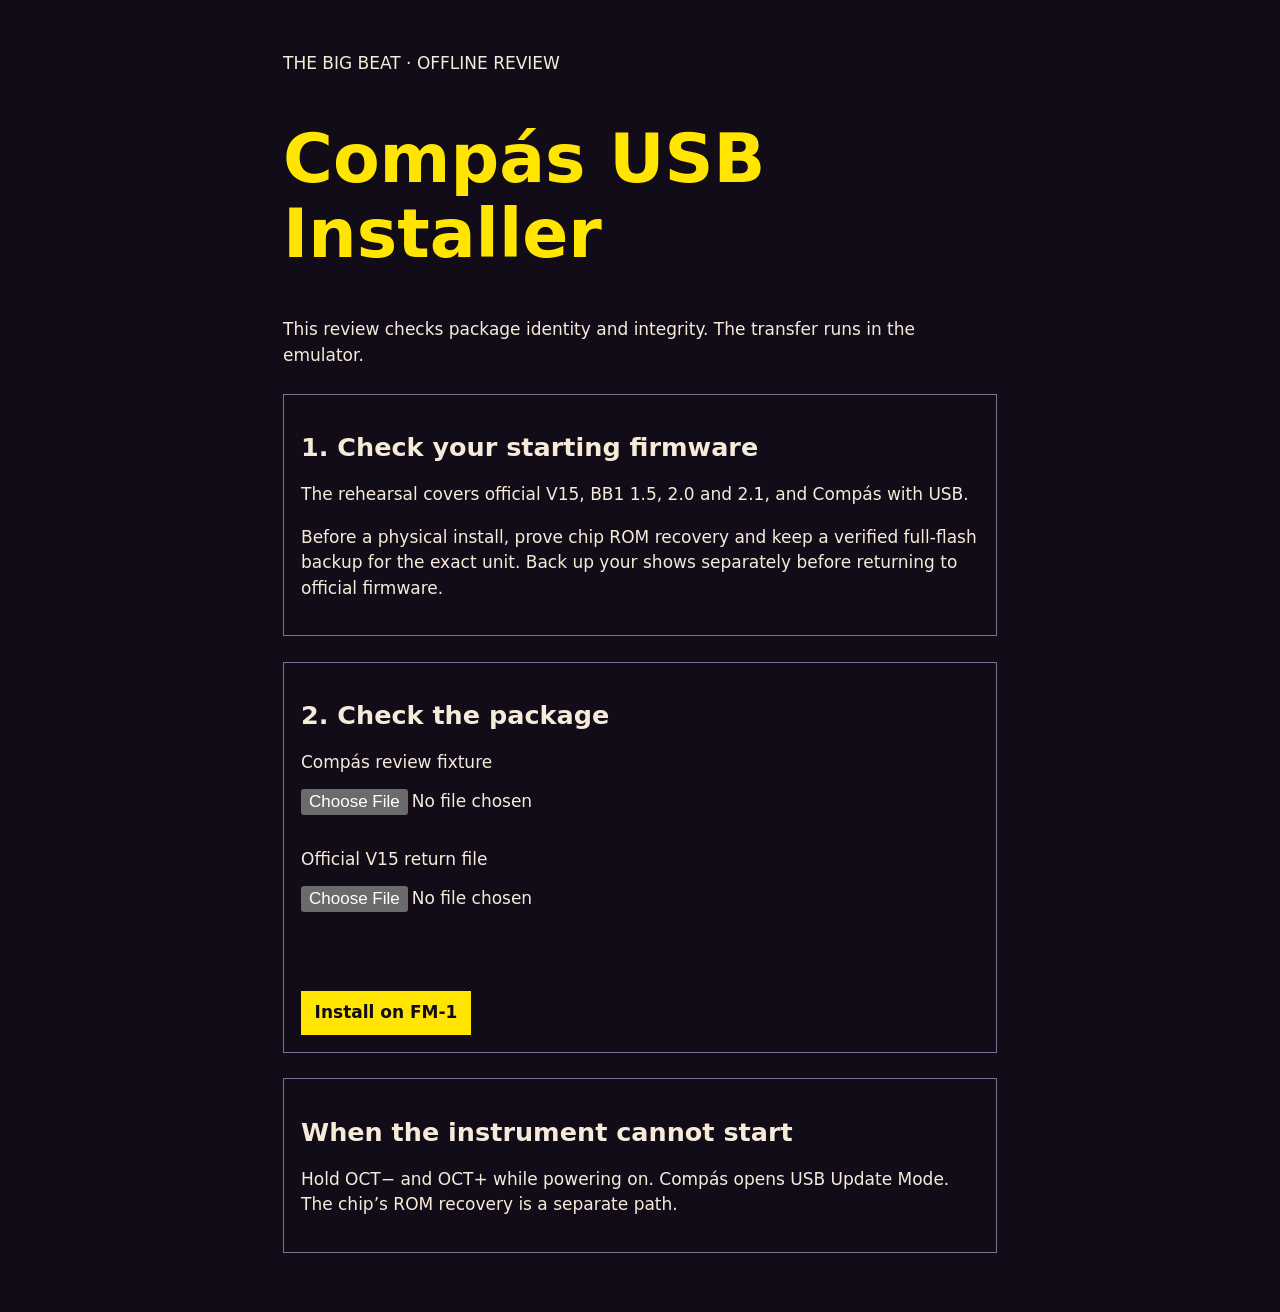
<file: web/installer/index.html>
<!doctype html>
<html lang="en">
<meta charset="utf-8">
<meta name="viewport" content="width=device-width, initial-scale=1">
<meta name="robots" content="noindex,nofollow">
<title>Compás · USB installer review</title>
<style>
  :root{color-scheme:dark;font:17px/1.5 system-ui;background:#120c18;color:#f6ebd9}
  body{margin:0}main{max-width:42rem;margin:auto;padding:2rem 1.25rem}
  h1,h2{line-height:1.1}h1{color:#ffe500;font-size:clamp(2.5rem,9vw,4rem)}
  section{margin:1.5rem 0;padding:1rem;border:1px solid #826c91}
  label{display:block;margin:.8rem 0}input,button{font:inherit;max-width:100%;min-height:44px}
  button{background:#ffe500;color:#120c18;border:0;padding:.4rem .8rem;font-weight:bold}
  #status{min-height:1.6em;color:#82ead7}
</style>
<main>
  <p>THE BIG BEAT · OFFLINE REVIEW</p>
  <h1>Compás USB Installer</h1>
  <p>This review checks package identity and integrity. The transfer runs in the emulator.</p>
  <section>
    <h2>1. Check your starting firmware</h2>
    <p>The rehearsal covers official V15, BB1 1.5, 2.0 and 2.1, and Compás with USB.</p>
    <p>Before a physical install, prove chip ROM recovery and keep a verified full-flash backup for the exact unit. Back up your shows separately before returning to official firmware.</p>
  </section>
  <section>
    <h2>2. Check the package</h2>
    <label for="candidate">Compás review fixture</label>
    <input id="candidate" type="file" accept=".fixture,.fwsc">
    <label for="official">Official V15 return file</label>
    <input id="official" type="file" accept=".fwsc">
    <p id="status" role="status" aria-live="polite"></p>
    <button type="button" disabled>Install on FM-1</button>
  </section>
  <section>
    <h2>When the instrument cannot start</h2>
    <p>Hold OCT− and OCT+ while powering on. Compás opens USB Update Mode. The chip’s ROM recovery is a separate path.</p>
  </section>
</main>
<script type="module">
import {validateCompasPackage, validateOfficialReturn} from "./compas-policy.mjs";

const status = document.querySelector("#status");
const checks = {
  async candidate(bytes) {
    const response = await fetch("./review-manifest.json");
    if (!response.ok) throw new Error("The offline review manifest is missing.");
    const manifest = await response.json();
    return validateCompasPackage(bytes, manifest.sha256);
  },
  official: validateOfficialReturn,
};
for (const [id, validate] of Object.entries(checks)) {
  document.querySelector("#"+id).addEventListener("change", async event => {
    const file = event.target.files[0];
    if (!file) return;
    status.textContent = "Checking package…";
    try {
      const result = await validate(new Uint8Array(await file.arrayBuffer()));
      status.textContent = "Verified package "+result.product+".";
    } catch (error) {
      status.textContent = error.message;
    }
  });
}
</script>
</html>
</file>
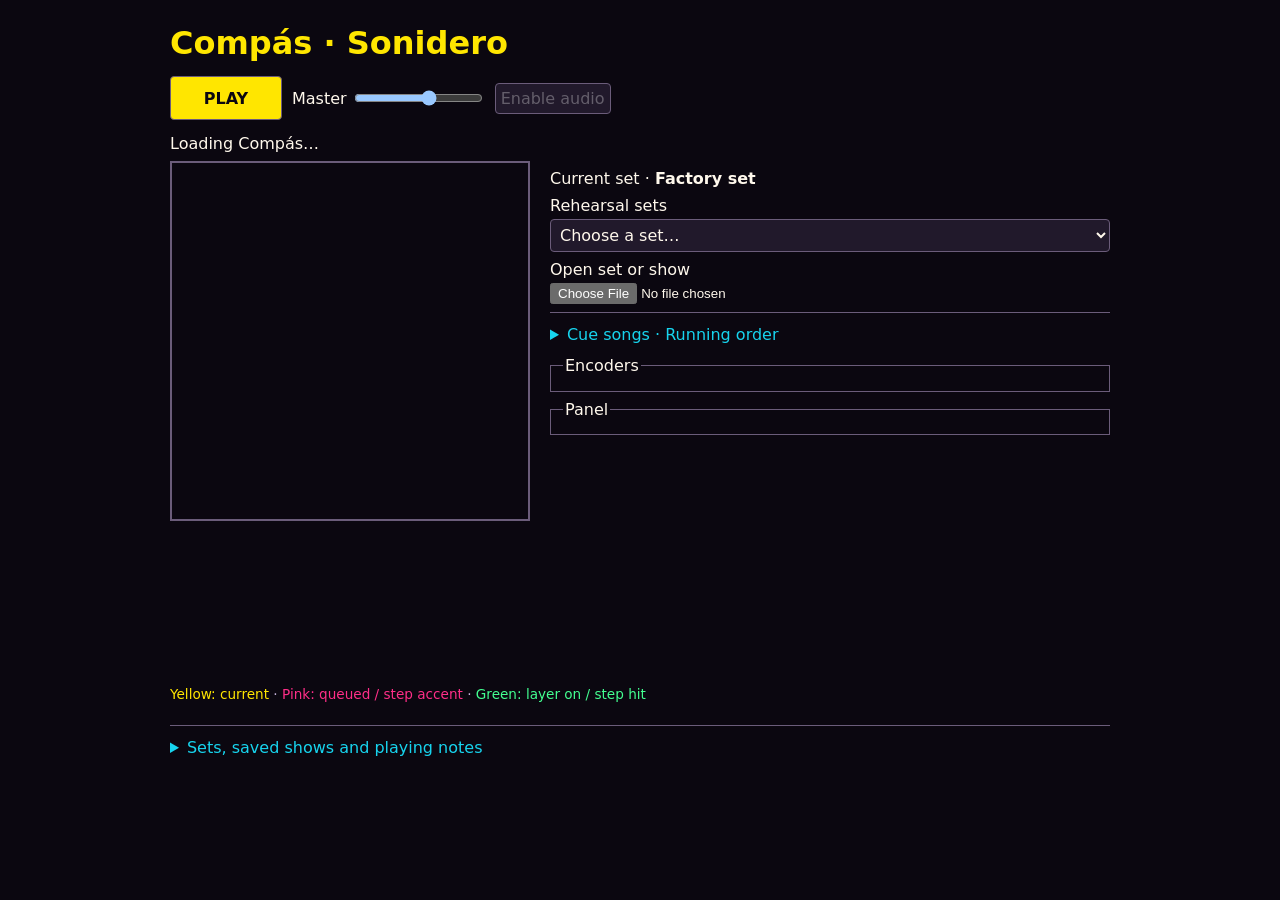
<file: web/board-bench.html>
<!doctype html>
<html lang="en">
<meta charset="utf-8">
<meta name="viewport" content="width=device-width,initial-scale=1">
<title>Compás · Sonidero board bench</title>
<style>
:root{color-scheme:dark;font:16px system-ui;background:#0b0710;color:#fff8ec}
body{max-width:940px;margin:24px auto;padding:0 12px}
main{display:grid;grid-template-columns:minmax(245px,360px) 1fr;grid-template-areas:"screen controls" "keys keys";gap:20px;align-items:start}
.board-controls{grid-area:controls;min-width:0}.key-deck{grid-area:keys;min-width:0}
canvas{grid-area:screen;width:100%;image-rendering:pixelated;border:2px solid #6b5c7a;box-sizing:border-box}
h1{color:#ffe600;margin:0 0 14px}
.transport{display:flex;align-items:center;flex-wrap:wrap;gap:10px;margin-bottom:14px}
#transport{min-width:7em;min-height:44px;background:#ffe600;color:#0b0710;font-weight:800}
#transport[data-playing=true]{background:#ff2e88}
.transport label{display:flex;align-items:center;gap:5px}p{margin:.5em 0}fieldset{min-width:0;border:1px solid #6b5c7a;margin:0 0 8px}
input[type=file]{max-width:100%}
#running-order{margin:8px 0 12px}
#song-cues{list-style:none;margin:8px 0 0;padding:0;display:grid;gap:4px}
#song-cues button{width:100%;min-height:44px;text-align:left;display:flex;align-items:center;gap:.65em}
#song-cues button[aria-current=true]{border-color:#ffe600;color:#ffe600}
#song-cues button[data-next=true]{border-color:#ff2e88;color:#ff83b2}
#song-cues .cue-state{margin-left:auto;font-size:.75em;font-weight:800}
#open-set-control{display:grid;gap:4px;margin:8px 0}
.set-picker{display:grid;gap:4px;margin:8px 0}
.set-picker select{font:inherit;width:100%;background:#21192b;color:inherit;border:1px solid #6b5c7a;border-radius:4px;padding:5px}
.controls{display:grid;grid-template-columns:repeat(4,1fr);gap:6px}
.control{text-align:center;font-size:.8rem}.control button{min-width:2em}
button{font:inherit;border:1px solid #6b5c7a;background:#21192b;padding:5px;border-radius:4px;cursor:pointer}
#fill-control{touch-action:none}
button:active,button[aria-pressed=true]{background:#ffe600;color:#0b0710}
#encoders .control:nth-child(3){grid-area:2/1}#encoders .control:nth-child(4){grid-area:2/2}#encoders .control:nth-child(5){grid-area:2/3}#encoders .control:nth-child(6){grid-area:2/4}#encoders .control:nth-child(7){grid-area:1/4}
.key-bank{display:none;gap:6px;margin:8px 0}
.key-bank button{flex:1;min-height:44px}
.keyboard-scroll{overflow-x:auto;padding-bottom:6px}
#keys{position:relative;height:116px;min-width:704px;margin:8px 0}
#keys button{position:absolute;top:0;min-width:0;padding:4px 1px;font-size:11px;color:#0b0710;touch-action:none;-webkit-tap-highlight-color:transparent;display:flex;flex-direction:column;align-items:center;justify-content:flex-end;gap:5px;border-radius:0 0 5px 5px}
#keys .white{width:6.25%;height:114px;background:#fff8ec;border:1px solid #6b5c7a}
#keys .black{width:4%;height:63px;background:#3a2c4a;color:#fff8ec;z-index:1;border:1px solid #0b0710}
#keys .job{font-weight:800;line-height:1.1;white-space:nowrap}kbd{font:10px system-ui;opacity:.65}
#keys [data-kind=drum]{border-top:6px solid var(--family)}
#keys [data-kind=unused]{background:#31273c;color:#9587a4}
#keys [data-on=true]{background:#43ff91;color:#0b0710}
#keys [data-current=true]{background:#ffe600;color:#0b0710}
#keys [data-queued=true]{background:#ff2e88;color:#0b0710}
#keys button[aria-pressed=true]{box-shadow:inset 0 0 0 3px #17d4ee}
#keys button:focus-visible{outline:2px solid #17d4ee;outline-offset:-3px}
#key-hint,.key-legend{font-size:.85rem}.key-legend{color:#c4b2d9}
.key-legend span:nth-child(1){color:#ffe600}.key-legend span:nth-child(2){color:#ff2e88}.key-legend span:nth-child(3){color:#43ff91}
details{border-top:1px solid #6b5c7a;margin-top:16px;padding-top:12px}summary{cursor:pointer;color:#17d4ee}details fieldset{margin-top:12px}
@media(max-width:727px){main{display:block}canvas{max-width:360px}.key-bank{display:flex}#enable:disabled{display:none}.controls{margin-top:8px}body{margin:12px auto}}
</style>
<h1>Compás · Sonidero</h1>
<div class="transport" aria-label="Playback">
<button id="transport" type="button" disabled>PLAY</button>
<label>Master <input id="master" type="range" min="0" max="100" value="60"></label>
<button id="enable" type="button" disabled>Enable audio</button>
</div>
<p id="message" role="status">Loading Compás…</p>
<main>
<canvas id="screen" width="240" height="240" aria-label="Compás stage screen"></canvas>
<section class="key-deck" aria-label="Playable keyboard">
<div class="key-bank" role="group" aria-label="Show keyboard region">
<button id="keys-left" type="button">Left keys</button>
<button id="keys-center" type="button">Center keys</button>
<button id="keys-right" type="button">Right keys</button>
</div>
<div class="keyboard-scroll" id="key-scroll"><div id="keys" aria-label="27 musical keys"></div></div>
<p id="key-hint"></p>
<p class="key-legend"><span>Yellow: current</span> · <span>Pink: queued / step accent</span> · <span>Green: layer on / step hit</span></p>
</section>
<div class="board-controls">
<p>Current set · <strong id="set-name">Factory set</strong></p>
<label class="set-picker">Rehearsal sets <select id="rehearsal-set"><option value="">Choose a set…</option></select></label>
<label id="open-set-control">Open set or show <input id="open-set" type="file" accept=".json,.cpshow,.txt,application/json,text/plain"></label>
<details id="running-order"><summary>Cue songs · Running order</summary>
<p>Tap a song to cue it at the phrase boundary. Tap NOW to clear a cue.</p>
<ol id="song-cues" aria-label="Songs in this show"></ol>
</details>
<fieldset><legend>Encoders</legend><div class="controls" id="encoders"></div></fieldset>
<fieldset><legend>Panel</legend><div class="controls" id="buttons"></div></fieldset>
</div>
</main>

<details><summary>Sets, saved shows and playing notes</summary><p><button id="save-show">Save show</button> <button id="save-show-text" type="button">Save show as text</button></p>
<p>Save show as text writes the same show as readable compas-song/1 text (every groove as rows of x and dots) that you or a coding agent can edit. Open it with Open set or show.</p>
<p>GLO → SAVE keeps a rhythm with a slot. Save show preserves your slots and current edits. Reopening starts at the first slot.</p>
<fieldset><legend>Reorder a saved show</legend>
<label>Choose a show <input id="order-show" type="file" accept=".cpshow,application/json"></label>
<p>Move whole songs with their attached rhythms and settings. Export a copy, then open it when you’re ready to play it.</p>
<p id="show-order-status" role="status"></p>
<ol id="show-order-list"></ol>
<button id="export-show-order" type="button" disabled>Export reordered show</button>
</fieldset>
<p>On Band, press ARP and tap a part key for a fill into that part. ARP also works on its own for a fill.</p>
<p>Rebajada: FX → Mix, KNOB4 SPEED slows the whole band and lowers its pitch. Turn to 100 for normal speed. Speed is a live master setting; saved shows keep the original tempo and reopen at 100%.</p>
<p>Written songs: on Band, KNOB4 SHIFT transposes accompaniment and guide together. Zero is printed pitch; live changes wait for the next bar.</p>
<p><em>La Adelita</em> follows the <a href="https://imslp.org/wiki/La_Adelita_(Folk_Songs,_Mexican)">2016 arrangement by David Edward Kemp</a>, <a href="https://creativecommons.org/licenses/by/4.0/">CC BY 4.0</a>. Compás renders the written pitches and rhythm with its score synth and makes Alto 1 an optional guide.</p>
<p><em>La Valentina</em> follows <a href="https://imslp.org/wiki/5_Canciones_mexicanas_para_guitarra_(Ponce,_Manuel)">Stefan Apke’s 2019 guitar edition</a> of Ponce’s arrangement. Compás uses its score synth and keeps the repeated form. The score-data adaptation uses <a href="https://creativecommons.org/licenses/by-sa/4.0/">CC BY-SA 4.0</a>.</p>
<p><em>Juana Quilina</em> follows the <a href="https://commons.wikimedia.org/wiki/File:Juana_Quilina_Partitura..png">2011 melody engraving by Cheposo</a>, <a href="https://creativecommons.org/licenses/by-sa/3.0/">CC BY-SA 3.0</a>. The Compás score adaptation keeps the written pitches and rhythm, plays the nine bars on its score synth at an editable 108 BPM, and omits lyrics. The adapted score data uses the same license.</p>
<fieldset><legend>Your 727 rhythms</legend>
<button id="save-rhythm">Save 727 steps</button>
<label>Open 727 steps <input id="open-rhythm" type="file" accept=".c7r"></label>
<p>REC opens the pads. On the pads, PRESETS browses rhythms, ARP toggles Roll, and a second REC press arms the selected sound. SEQ opens step editing. These files save the 727 steps only; use GLO → SAVE then Save show for the complete rhythm.</p>
</fieldset>
</details>
<script type="module">/* COMPAS_BOARD_SCRIPT */</script>
</html>
</file>
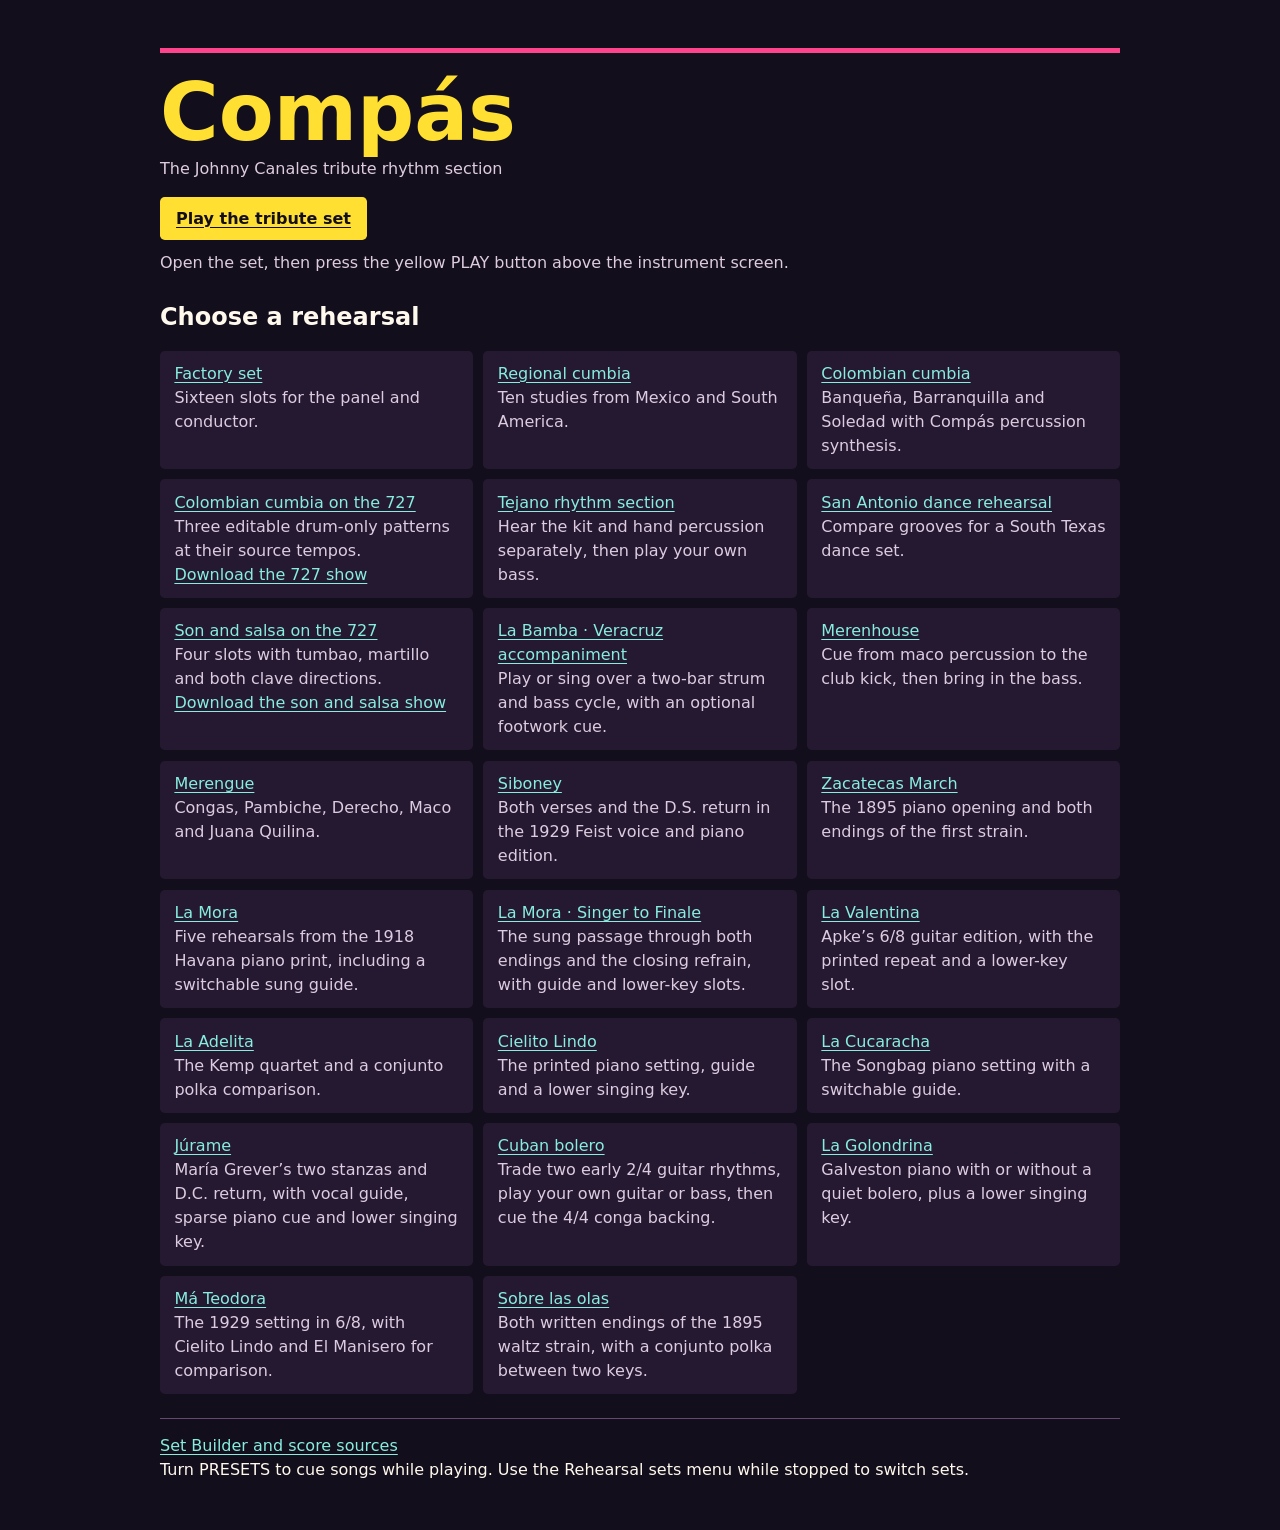
<file: web/rehearsal-hub.html>
<!doctype html>
<html lang="en">
<head>
<meta charset="utf-8">
<meta name="viewport" content="width=device-width,initial-scale=1">
<title>Compás · Start rehearsal</title>
<style>
  :root { color-scheme: dark; font: 16px/1.5 system-ui, sans-serif; background: #130e1b; color: #fff8ed; }
  body { max-width: 60rem; margin: auto; padding: clamp(1rem, 4vw, 3rem); }
  header { border-top: .35rem solid #ff438d; padding: 1rem 0 1.5rem; }
  h1, h2, p { margin: 0; }
  h1 { font-size: clamp(2.5rem, 10vw, 5rem); line-height: 1.1; color: #ffe032; }
  header p, li span { color: #ddccdf; }
  .play { display: inline-block; margin: 1rem 0 .65rem; padding: .6rem 1rem;
    background: #ffe032; color: #130e1b; font-weight: 750; border-radius: .3rem; }
  a { color: #87eddf; text-underline-offset: .18em; }
  a:focus-visible { outline: .15rem solid #ff438d; outline-offset: .2rem; }
  ul { list-style: none; padding: 0; display: grid; gap: .65rem;
    grid-template-columns: repeat(auto-fit, minmax(min(100%, 17rem), 1fr)); }
  li { background: #251932; padding: .7rem .9rem; border-radius: .3rem; }
  li a, li span { display: block; }
  footer { margin-top: 1.5rem; border-top: 1px solid #604b6d; padding-top: .9rem; }
</style>
</head>
<body>
<main>
  <header>
    <h1>Compás</h1>
    <p>The Johnny Canales tribute rhythm section</p>
    <a class="play" href="Compas-Sonidero-Board.html#tribute">Play the tribute set</a>
    <p>Open the set, then press the yellow PLAY button above the instrument screen.</p>
  </header>
  <h2>Choose a rehearsal</h2>
  <ul>
    <li><a href="Compas-Sonidero-Board.html">Factory set</a><span>Sixteen slots for the panel and conductor.</span></li>
    <li><a href="Compas-Sonidero-Board.html#regional">Regional cumbia</a><span>Ten studies from Mexico and South America.</span></li>
    <li><a href="Compas-Sonidero-Board.html#colombian">Colombian cumbia</a><span>Banqueña, Barranquilla and Soledad with Compás percussion synthesis.</span></li>
    <li><a href="Compas-Sonidero-Board.html#colombian-727">Colombian cumbia on the 727</a><span>Three editable drum-only patterns at their source tempos.</span>
      <a href="Colombian-Cumbia-727.cpshow" download>Download the 727 show</a></li>
    <li><a href="Compas-Sonidero-Board.html#tejano-rhythm">Tejano rhythm section</a><span>Hear the kit and hand percussion separately, then play your own bass.</span></li>
    <li><a href="Compas-Sonidero-Board.html#san-antonio">San Antonio dance rehearsal</a><span>Compare grooves for a South Texas dance set.</span></li>
    <li><a href="Compas-Sonidero-Board.html#son-salsa">Son and salsa on the 727</a><span>Four slots with tumbao, martillo and both clave directions.</span>
      <a href="Son-Salsa-Source-Show.cpshow" download>Download the son and salsa show</a></li>
    <li><a href="Compas-Sonidero-Board.html#jarocho-bamba">La Bamba · Veracruz accompaniment</a><span>Play or sing over a two-bar strum and bass cycle, with an optional footwork cue.</span></li>
    <li><a href="Compas-Sonidero-Board.html#merenhouse">Merenhouse</a><span>Cue from maco percussion to the club kick, then bring in the bass.</span></li>
    <li><a href="Compas-Sonidero-Board.html#merengue">Merengue</a><span>Congas, Pambiche, Derecho, Maco and Juana Quilina.</span></li>
    <li><a href="Compas-Sonidero-Board.html#siboney">Siboney</a><span>Both verses and the D.S. return in the 1929 Feist voice and piano edition.</span></li>
    <li><a href="Compas-Sonidero-Board.html#zacatecas">Zacatecas March</a><span>The 1895 piano opening and both endings of the first strain.</span></li>
    <li><a href="Compas-Sonidero-Board.html#la-mora">La Mora</a><span>Five rehearsals from the 1918 Havana piano print, including a switchable sung guide.</span></li>
    <li><a href="Compas-Sonidero-Board.html#la-mora-finale">La Mora · Singer to Finale</a><span>The sung passage through both endings and the closing refrain, with guide and lower-key slots.</span></li>
    <li><a href="Compas-Sonidero-Board.html#valentina">La Valentina</a><span>Apke’s 6/8 guitar edition, with the printed repeat and a lower-key slot.</span></li>
    <li><a href="Compas-Sonidero-Board.html#adelita">La Adelita</a><span>The Kemp quartet and a conjunto polka comparison.</span></li>
    <li><a href="Compas-Sonidero-Board.html#cielito">Cielito Lindo</a><span>The printed piano setting, guide and a lower singing key.</span></li>
    <li><a href="Compas-Sonidero-Board.html#cucaracha">La Cucaracha</a><span>The Songbag piano setting with a switchable guide.</span></li>
    <li><a href="Compas-Sonidero-Board.html#jurame">Júrame</a><span>María Grever’s two stanzas and D.C. return, with vocal guide, sparse piano cue and lower singing key.</span></li>
    <li><a href="Compas-Sonidero-Board.html#bolero-trova">Cuban bolero</a><span>Trade two early 2/4 guitar rhythms, play your own guitar or bass, then cue the 4/4 conga backing.</span></li>
    <li><a href="Compas-Sonidero-Board.html#golondrina">La Golondrina</a><span>Galveston piano with or without a quiet bolero, plus a lower singing key.</span></li>
    <li><a href="Compas-Sonidero-Board.html#ma-teodora">Má Teodora</a><span>The 1929 setting in 6/8, with Cielito Lindo and El Manisero for comparison.</span></li>
    <li><a href="Compas-Sonidero-Board.html#sobre-las-olas">Sobre las olas</a><span>Both written endings of the 1895 waltz strain, with a conjunto polka between two keys.</span></li>
  </ul>
  <footer>
    <a href="Compas-Set-Builder.html">Set Builder and score sources</a>
    <p>Turn PRESETS to cue songs while playing. Use the Rehearsal sets menu while stopped to switch sets.</p>
  </footer>
</main>
</body>
</html>
</file>
